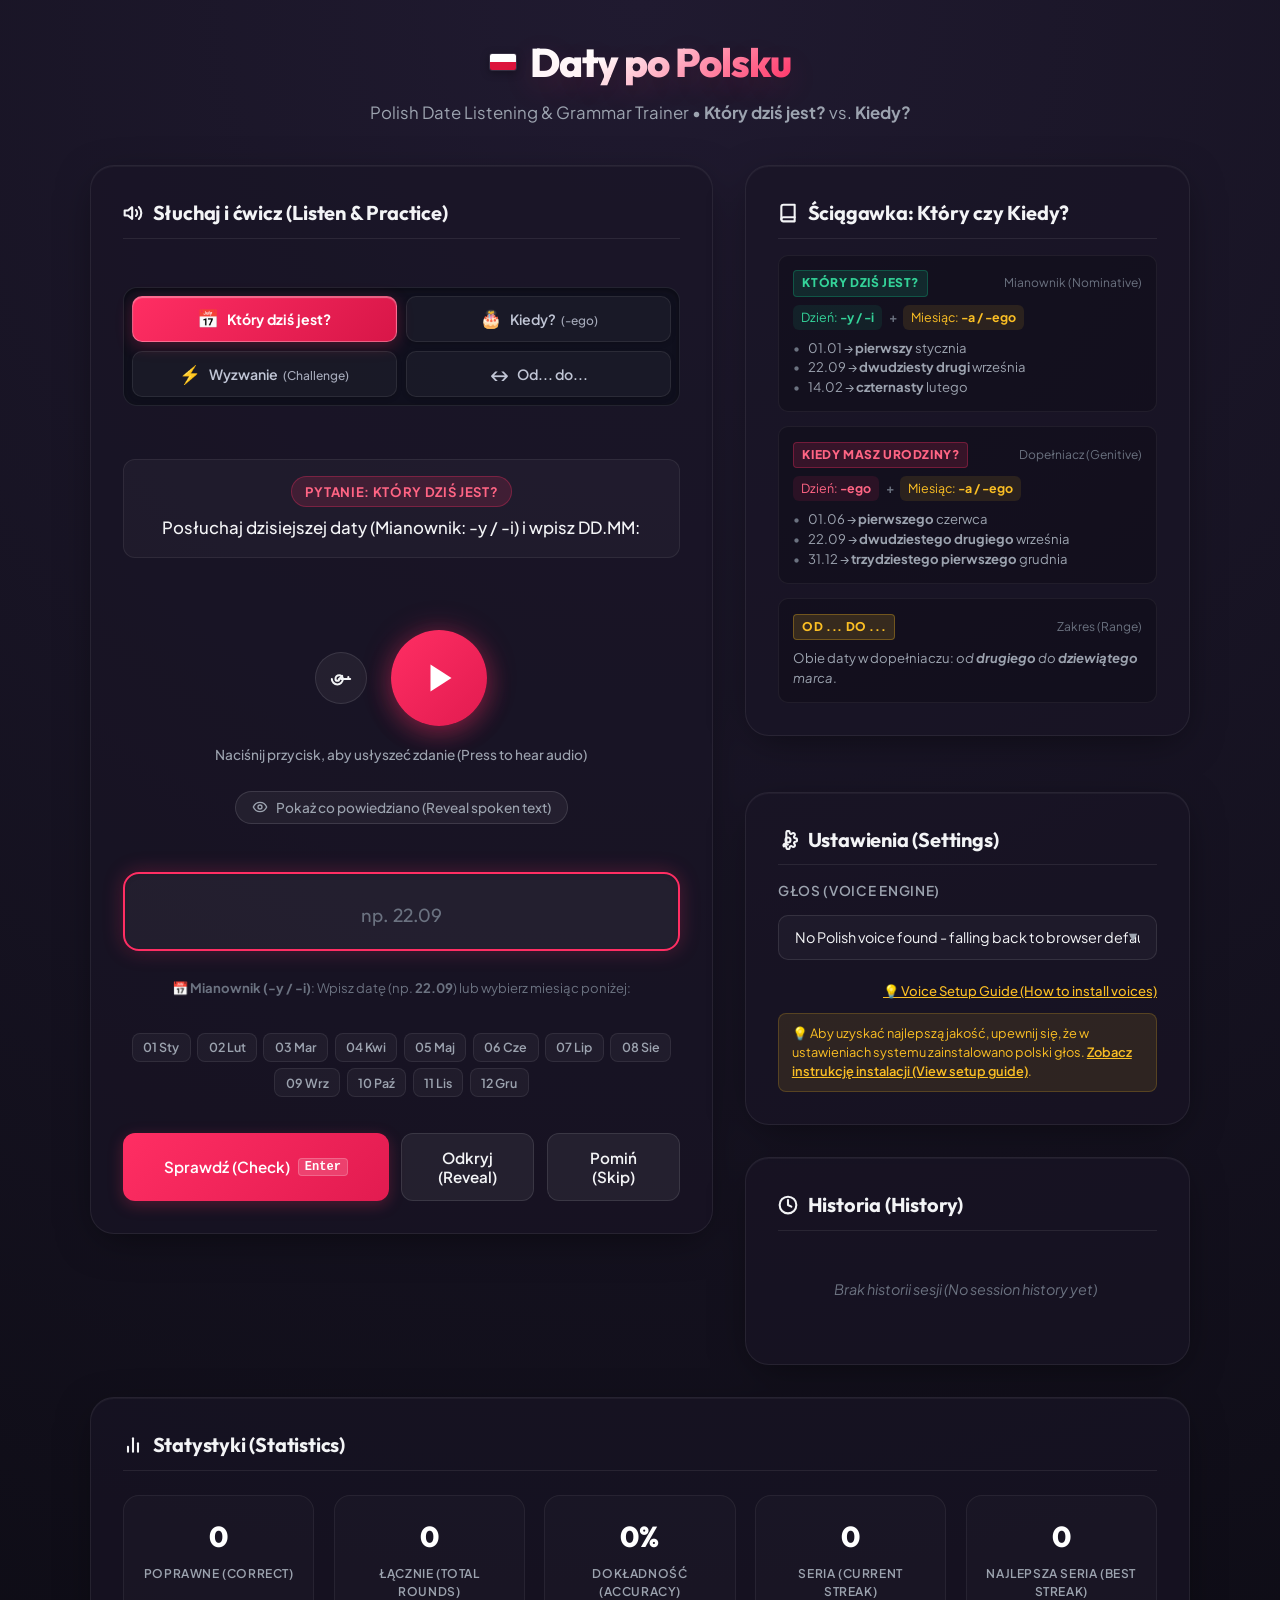
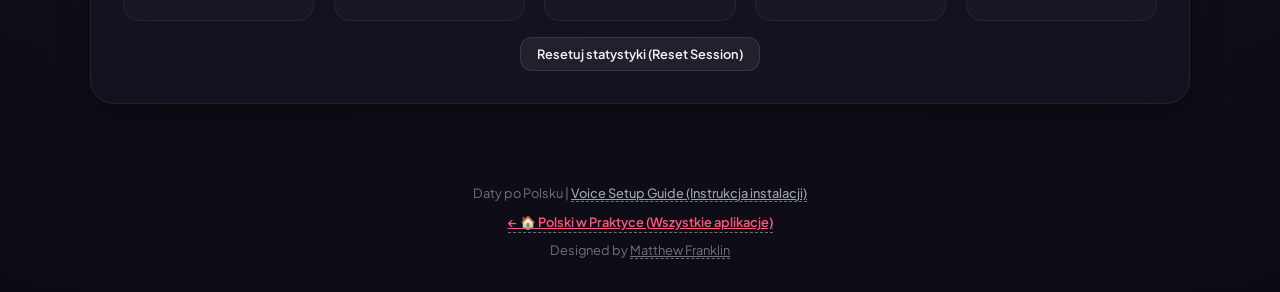
<file: index.html>
<!DOCTYPE html>
<html lang="pl" translate="no">
<head>
  <meta charset="UTF-8">
  <meta name="viewport" content="width=device-width, initial-scale=1.0">
  <meta name="google" content="notranslate">
  <meta name="google-site-verification" content="v5Ync3db5ME_PkkIbZeIAOeTJxsqjsdKLY2sR4P2wmw" />
  <meta name="msvalidate.01" content="9C61C7104EEFD86EE01BC7C913FAF955" />
  <title>Daty po Polsku | Polish Dates (Który vs Kiedy) Practice</title>
  <meta name="description" content="Master Polish calendar dates listening practice and grammatical declensions: Który dziś jest? vs Kiedy? (-y/-i vs -ego) and date ranges (od... do...).">
  <link rel="stylesheet" href="style.css?v=6">
  <link rel="icon" type="image/svg+xml" href="favicon.svg">

  <!-- GoatCounter analytics -->
  <script data-goatcounter="https://ippikin.goatcounter.com/count"
          async src="//gc.zgo.at/count.js"></script>

  <!-- Schema.org JSON-LD -->
  <script type="application/ld+json">
  {
    "@context": "https://schema.org",
    "@type": "WebApplication",
    "name": "Daty po Polsku - Polish Dates Practice",
    "url": "https://ippikin.github.io/polish-dates-practice/",
    "description": "Master Polish calendar dates listening practice and grammatical declensions: Który dziś jest? vs Kiedy? (-y/-i vs -ego) and date ranges (od... do...).",
    "applicationCategory": "EducationalApplication",
    "operatingSystem": "All",
    "browserRequirements": "Requires JavaScript and Web Speech API support",
    "author": {
      "@type": "Person",
      "name": "Matthew Franklin",
      "url": "https://www.linkedin.com/in/matthew-franklin-eu-uk/"
    },
    "inLanguage": ["pl", "en"],
    "offers": {
      "@type": "Offer",
      "price": "0",
      "priceCurrency": "USD"
    }
  }
  </script>
</head>
<body>
  <div class="container">
    <header>
      <div class="logo-wrapper">
        <div class="polish-flag-badge">
          <div class="flag-white"></div>
          <div class="flag-red"></div>
        </div>
        <h1>Daty po Polsku</h1>
      </div>
      <p>Polish Date Listening & Grammar Trainer • <strong>Który dziś jest?</strong> vs. <strong>Kiedy?</strong></p>
    </header>

    <main class="app-grid">
      <!-- Left Column: Interactive Practice -->
      <section class="glass-panel practice-card" id="practice-card-section">
        <div class="practice-header">
          <h2 class="panel-title">
            <svg width="20" height="20" viewBox="0 0 24 24" fill="none" stroke="currentColor" stroke-width="2.5" stroke-linecap="round" stroke-linejoin="round">
              <polygon points="11 5 6 9 2 9 2 15 6 15 11 19 11 5"></polygon>
              <path d="M19.07 4.93a10 10 0 0 1 0 14.14M15.54 8.46a5 5 0 0 1 0 7.07"></path>
            </svg>
            Słuchaj i ćwicz (Listen & Practice)
          </h2>
        </div>

        <!-- Mode Selector Tabs -->
        <div class="mode-tabs" role="tablist" aria-label="Wybierz tryb ćwiczeń (Select practice mode)">
          <button class="mode-tab active" data-mode="ktory" role="tab" aria-selected="true" title="Mianownik (-y / -i): Dziś jest...">
            <span class="mode-tab-icon">📅</span>
            <span class="mode-tab-label">Który dziś jest?</span>
          </button>
          <button class="mode-tab" data-mode="kiedy" role="tab" aria-selected="false" title="Dopełniacz (-ego): Urodziny mam...">
            <span class="mode-tab-icon">🎂</span>
            <span class="mode-tab-label">Kiedy? <span class="mode-tab-sub">(-ego)</span></span>
          </button>
          <button class="mode-tab" data-mode="challenge" role="tab" aria-selected="false" title="Grammar Challenge: Wybierz poprawną końcówkę">
            <span class="mode-tab-icon">⚡</span>
            <span class="mode-tab-label">Wyzwanie <span class="mode-tab-sub">(Challenge)</span></span>
          </button>
          <button class="mode-tab" data-mode="ranges" role="tab" aria-selected="false" title="Zakres dat: Od... do...">
            <span class="mode-tab-icon">↔️</span>
            <span class="mode-tab-label">Od... do...</span>
          </button>
        </div>

        <!-- Context & Question Banner -->
        <div class="context-banner" id="context-banner">
          <div class="context-badge" id="context-badge">Pytanie: Który dziś jest?</div>
          <div class="context-prompt" id="context-prompt">Posłuchaj daty i zapisz dzień oraz miesiąc (DD.MM)</div>
        </div>

        <div class="audio-section">
          <div class="audio-controls">
            <!-- Slow Speech Button -->
            <button class="play-slow-btn" id="play-slow-btn" title="Graj powoli (Play slow speed - 0.55x)">
              <svg xmlns="http://www.w3.org/2000/svg" width="22" height="22" viewBox="0 0 24 24" fill="none" stroke="currentColor" stroke-width="2.2" stroke-linecap="round" stroke-linejoin="round">
                <path d="M2 13a6 6 0 1 0 12 0 4 4 0 1 0-8 0 2 2 0 1 0 4 0" />
                <path d="m10 13 3.3-3.3" />
                <path d="M12 13h10" />
                <path d="M20 11v2" />
              </svg>
            </button>

            <!-- Main Play Button -->
            <button class="play-main-btn" id="play-btn" title="Graj (Play normal speed - 1.0x)">
              <svg viewBox="0 0 24 24">
                <polygon points="5,3 19,12 5,21"></polygon>
              </svg>
            </button>
          </div>
          <div class="audio-hint" id="audio-hint">Naciśnij przycisk, aby usłyszeć zdanie (Press to hear audio)</div>

          <!-- Transcript / Spoken Text Reveal Toggle -->
          <div class="transcript-wrapper">
            <button type="button" class="transcript-toggle-btn" id="transcript-toggle-btn" title="Pokaż lub ukryj co dokładnie powiedziano po polsku">
              <svg width="16" height="16" viewBox="0 0 24 24" fill="none" stroke="currentColor" stroke-width="2" stroke-linecap="round" stroke-linejoin="round">
                <path d="M2 12s3-7 10-7 10 7 10 7-3 7-10 7-10-7-10-7Z"/>
                <circle cx="12" cy="12" r="3"/>
              </svg>
              <span id="transcript-btn-label">Pokaż co powiedziano (Reveal spoken text)</span>
            </button>
            <div class="spoken-transcript-card hidden" id="spoken-transcript-card">
              <div class="spoken-transcript-label">🗣️ Wymówione zdanie (Spoken in Polish):</div>
              <div class="spoken-transcript-text" id="spoken-transcript-text"></div>
            </div>
          </div>
        </div>

        <!-- Input Form (Standard Date Input) -->
        <div class="input-form" id="standard-input-form">
          <div class="input-group">
            <input type="text" id="user-input" class="input-field" placeholder="DD.MM (np. 20.03)" autocomplete="off" required>
          </div>
          <div class="input-helper-text" id="input-helper-text">Wpisz datę w formacie dzień.miesiąc (np. <strong>15.05</strong>) lub wybierz poniżej:</div>
          
          <!-- Quick Month helper chips -->
          <div class="month-chips" id="month-chips">
            <button type="button" class="month-chip" data-month="01">01 Sty</button>
            <button type="button" class="month-chip" data-month="02">02 Lut</button>
            <button type="button" class="month-chip" data-month="03">03 Mar</button>
            <button type="button" class="month-chip" data-month="04">04 Kwi</button>
            <button type="button" class="month-chip" data-month="05">05 Maj</button>
            <button type="button" class="month-chip" data-month="06">06 Cze</button>
            <button type="button" class="month-chip" data-month="07">07 Lip</button>
            <button type="button" class="month-chip" data-month="08">08 Sie</button>
            <button type="button" class="month-chip" data-month="09">09 Wrz</button>
            <button type="button" class="month-chip" data-month="10">10 Paź</button>
            <button type="button" class="month-chip" data-month="11">11 Lis</button>
            <button type="button" class="month-chip" data-month="12">12 Gru</button>
          </div>

          <div class="form-buttons">
            <button class="btn btn-primary" id="check-btn">Sprawdź (Check) <span class="kbd">Enter</span></button>
            <button class="btn btn-secondary" id="reveal-btn" title="Odkryj odpowiedź (Reveal spelling and answer)">Odkryj (Reveal)</button>
            <button class="btn btn-secondary" id="skip-btn" title="Pomiń tę datę (Skip to next date)">Pomiń (Skip)</button>
          </div>
        </div>

        <!-- Grammar Choice Form (For Mode 3: Challenge) -->
        <div class="grammar-choice-form hidden" id="grammar-choice-form">
          <div class="grammar-sentence-box" id="grammar-sentence-box">
            <!-- Rendered by JS -->
          </div>
          <div class="grammar-choices-grid" id="grammar-choices-grid">
            <!-- Buttons injected by JS -->
          </div>
          <div class="form-buttons" style="margin-top: 1.2rem;">
            <button class="btn btn-secondary" id="challenge-reveal-btn">Odkryj (Reveal)</button>
            <button class="btn btn-secondary" id="challenge-skip-btn">Pomiń (Skip)</button>
          </div>
        </div>

        <!-- Feedback UI -->
        <div class="feedback hidden" id="feedback">
          <div class="feedback-header">
            <h3 id="feedback-title">Dobrze! (Correct!)</h3>
          </div>
          <div class="feedback-details" id="feedback-message">
            Data: <strong>01.06</strong>
          </div>
          <div class="feedback-spoken" id="feedback-spoken">
            🗣️ Co powiedziano (What was said): <span class="polish-spoken-sentence" id="feedback-spoken-text"></span>
          </div>
          <div class="feedback-spelling" id="feedback-spelling">
            Słownie (In words): <span class="polish-spelling-highlight">pierwszego czerwca</span>
          </div>
          <div class="grammar-rule-tip" id="grammar-rule-tip">
            💡 <strong>Reguła (Rule):</strong> W pytaniu <em>Kiedy?</em> dzień otrzymuje końcówkę <strong>-ego</strong>, a miesiąc dopełniacz <strong>-a / -ego</strong>.
          </div>
        </div>
      </section>

      <!-- Right Column: Settings & Grammar Cheat Sheet -->
      <div class="config-card">
        <!-- Grammar Cheat Sheet Card -->
        <section class="glass-panel cheat-sheet-card">
          <h2 class="panel-title">
            <svg width="20" height="20" viewBox="0 0 24 24" fill="none" stroke="currentColor" stroke-width="2.5" stroke-linecap="round" stroke-linejoin="round">
              <path d="M4 19.5A2.5 2.5 0 0 1 6.5 17H20"></path>
              <path d="M6.5 2H20v20H6.5A2.5 2.5 0 0 1 4 19.5v-15A2.5 2.5 0 0 1 6.5 2z"></path>
            </svg>
            Ściągawka: Który czy Kiedy?
          </h2>

          <div class="cheat-sheet-content">
            <div class="rule-box rule-ktory">
              <div class="rule-header">
                <span class="rule-tag tag-ktory">KTÓRY DZIŚ JEST?</span>
                <span class="rule-sub">Mianownik (Nominative)</span>
              </div>
              <div class="rule-formula">
                <span class="badge-formula nom-badge">Dzień: <strong>-y / -i</strong></span>
                <span class="formula-plus">+</span>
                <span class="badge-formula month-badge">Miesiąc: <strong>-a / -ego</strong></span>
              </div>
              <ul class="rule-examples">
                <li>01.01 → <strong>pierwszy</strong> stycznia</li>
                <li>22.09 → <strong>dwudziesty drugi</strong> września</li>
                <li>14.02 → <strong>czternasty</strong> lutego</li>
              </ul>
            </div>

            <div class="rule-box rule-kiedy">
              <div class="rule-header">
                <span class="rule-tag tag-kiedy">KIEDY MASZ URODZINY?</span>
                <span class="rule-sub">Dopełniacz (Genitive)</span>
              </div>
              <div class="rule-formula">
                <span class="badge-formula gen-badge">Dzień: <strong>-ego</strong></span>
                <span class="formula-plus">+</span>
                <span class="badge-formula month-badge">Miesiąc: <strong>-a / -ego</strong></span>
              </div>
              <ul class="rule-examples">
                <li>01.06 → <strong>pierwszego</strong> czerwca</li>
                <li>22.09 → <strong>dwudziestego drugiego</strong> września</li>
                <li>31.12 → <strong>trzydziestego pierwszego</strong> grudnia</li>
              </ul>
            </div>

            <div class="rule-box rule-od-do">
              <div class="rule-header">
                <span class="rule-tag tag-od-do">OD ... DO ...</span>
                <span class="rule-sub">Zakres (Range)</span>
              </div>
              <p class="rule-text">Obie daty w dopełniaczu: <em>od <strong>drugiego</strong> do <strong>dziewiątego</strong> marca</em>.</p>
            </div>
          </div>
        </section>

        <!-- Settings Panel -->
        <section class="glass-panel">
          <h2 class="panel-title">
            <svg width="20" height="20" viewBox="0 0 24 24" fill="none" stroke="currentColor" stroke-width="2.5" stroke-linecap="round" stroke-linejoin="round">
              <circle cx="12" cy="12" r="3"></circle>
              <path d="M19.4 15a1.65 1.65 0 0 0 .33 1.82l.06.06a2 2 0 1 1-2.83 2.83l-.06-.06a1.65 1.65 0 0 0-1.82-.33 1.65 1.65 0 0 0-1 1.51V21a2 2 0 0 1-4 0v-.09A1.65 1.65 0 0 0 9 19.4a1.65 1.65 0 0 0-1.82.33l-.06.06a2 2 0 1 1 2.83-2.83l.06.06a1.65 1.65 0 0 0 1.82.33H9a1.65 1.65 0 0 0 1-1.51V3a2 2 0 0 1 4 0v.09a1.65 1.65 0 0 0 1 1.51 1.65 1.65 0 0 0 1.82-.33l.06-.06a2 2 0 1 1 2.83 2.83l-.06.06a1.65 1.65 0 0 0-.33 1.82V9a1.65 1.65 0 0 0 1.51 1H21a2 2 0 0 1 0 4h-.09a1.65 1.65 0 0 0-1.51 1z"></path>
            </svg>
            Ustawienia (Settings)
          </h2>

          <div class="section-group">
            <label for="voice-select">Głos (Voice Engine)</label>
            <div class="select-wrapper">
              <select id="voice-select" class="custom-select">
                <option value="">Wyszukiwanie głosów... (Loading voices...)</option>
              </select>
            </div>
            <div style="margin-top: 0.5rem; display: flex; justify-content: flex-end;">
              <a href="instructions.html" style="font-size: 0.82rem; color: #fbbf24; text-decoration: underline; font-weight: 500;">
                💡 Voice Setup Guide (How to install voices)
              </a>
            </div>
            <div class="voice-warning" id="voice-warning">
              💡 Aby uzyskać najlepszą jakość, upewnij się, że w ustawieniach systemu zainstalowano polski głos. <a href="instructions.html" style="color: #fbbf24; text-decoration: underline; font-weight: 600;">Zobacz instrukcję instalacji (View setup guide)</a>.
            </div>
          </div>
        </section>

        <!-- History Panel -->
        <section class="glass-panel history-card">
          <h2 class="panel-title">
            <svg width="20" height="20" viewBox="0 0 24 24" fill="none" stroke="currentColor" stroke-width="2.5" stroke-linecap="round" stroke-linejoin="round">
              <circle cx="12" cy="12" r="10"></circle>
              <polyline points="12 6 12 12 16 14"></polyline>
            </svg>
            Historia (History)
          </h2>
          <ul class="history-list" id="history-list">
            <li class="history-empty">Brak historii sesji (No session history yet)</li>
          </ul>
        </section>
      </div>

      <!-- Statistics Panel (Full Width Bottom) -->
      <section class="glass-panel stats-container">
        <h2 class="panel-title" style="margin-bottom: 1.5rem;">
          <svg width="20" height="20" viewBox="0 0 24 24" fill="none" stroke="currentColor" stroke-width="2.5" stroke-linecap="round" stroke-linejoin="round">
            <line x1="18" y1="20" x2="18" y2="10"></line>
            <line x1="12" y1="20" x2="12" y2="4"></line>
            <line x1="6" y1="20" x2="6" y2="14"></line>
          </svg>
          Statystyki (Statistics)
        </h2>
        <div class="stats-grid">
          <div class="stat-card">
            <div class="stat-val" id="stats-correct">0</div>
            <div class="stat-label">Poprawne (Correct)</div>
          </div>
          <div class="stat-card">
            <div class="stat-val" id="stats-total">0</div>
            <div class="stat-label">Łącznie (Total Rounds)</div>
          </div>
          <div class="stat-card">
            <div class="stat-val" id="stats-accuracy">0%</div>
            <div class="stat-label">Dokładność (Accuracy)</div>
          </div>
          <div class="stat-card">
            <div class="stat-val" id="stats-streak">0</div>
            <div class="stat-label">Seria (Current Streak)</div>
          </div>
          <div class="stat-card">
            <div class="stat-val" id="stats-max-streak">0</div>
            <div class="stat-label">Najlepsza seria (Best Streak)</div>
          </div>
        </div>
        <div style="display: flex; justify-content: center;">
          <button class="btn btn-secondary reset-stats-btn" id="reset-stats-btn">Resetuj statystyki (Reset Session)</button>
        </div>
      </section>
    </main>

    <footer>
      <p>Daty po Polsku | <a href="instructions.html" style="color: var(--text-secondary); text-decoration: underline; font-weight: 500;">Voice Setup Guide (Instrukcja instalacji)</a></p>
      <p style="margin-top: 0.6rem;">
        <a href="https://ippikin.github.io/" style="color: var(--accent-red-hover); text-decoration: underline; font-weight: 600; display: inline-flex; align-items: center; gap: 6px;">
          ← 🏠 Polski w Praktyce (Wszystkie aplikacje)
        </a>
      </p>
      <p style="margin-top: 0.5rem;">Designed by <a href="https://www.linkedin.com/in/matthew-franklin-eu-uk/" target="_blank" rel="noopener noreferrer" style="color: inherit; text-decoration: underline;">Matthew Franklin</a></p>
    </footer>
  </div>

  <script src="app.js?v=6"></script>
</body>
</html>
</file>
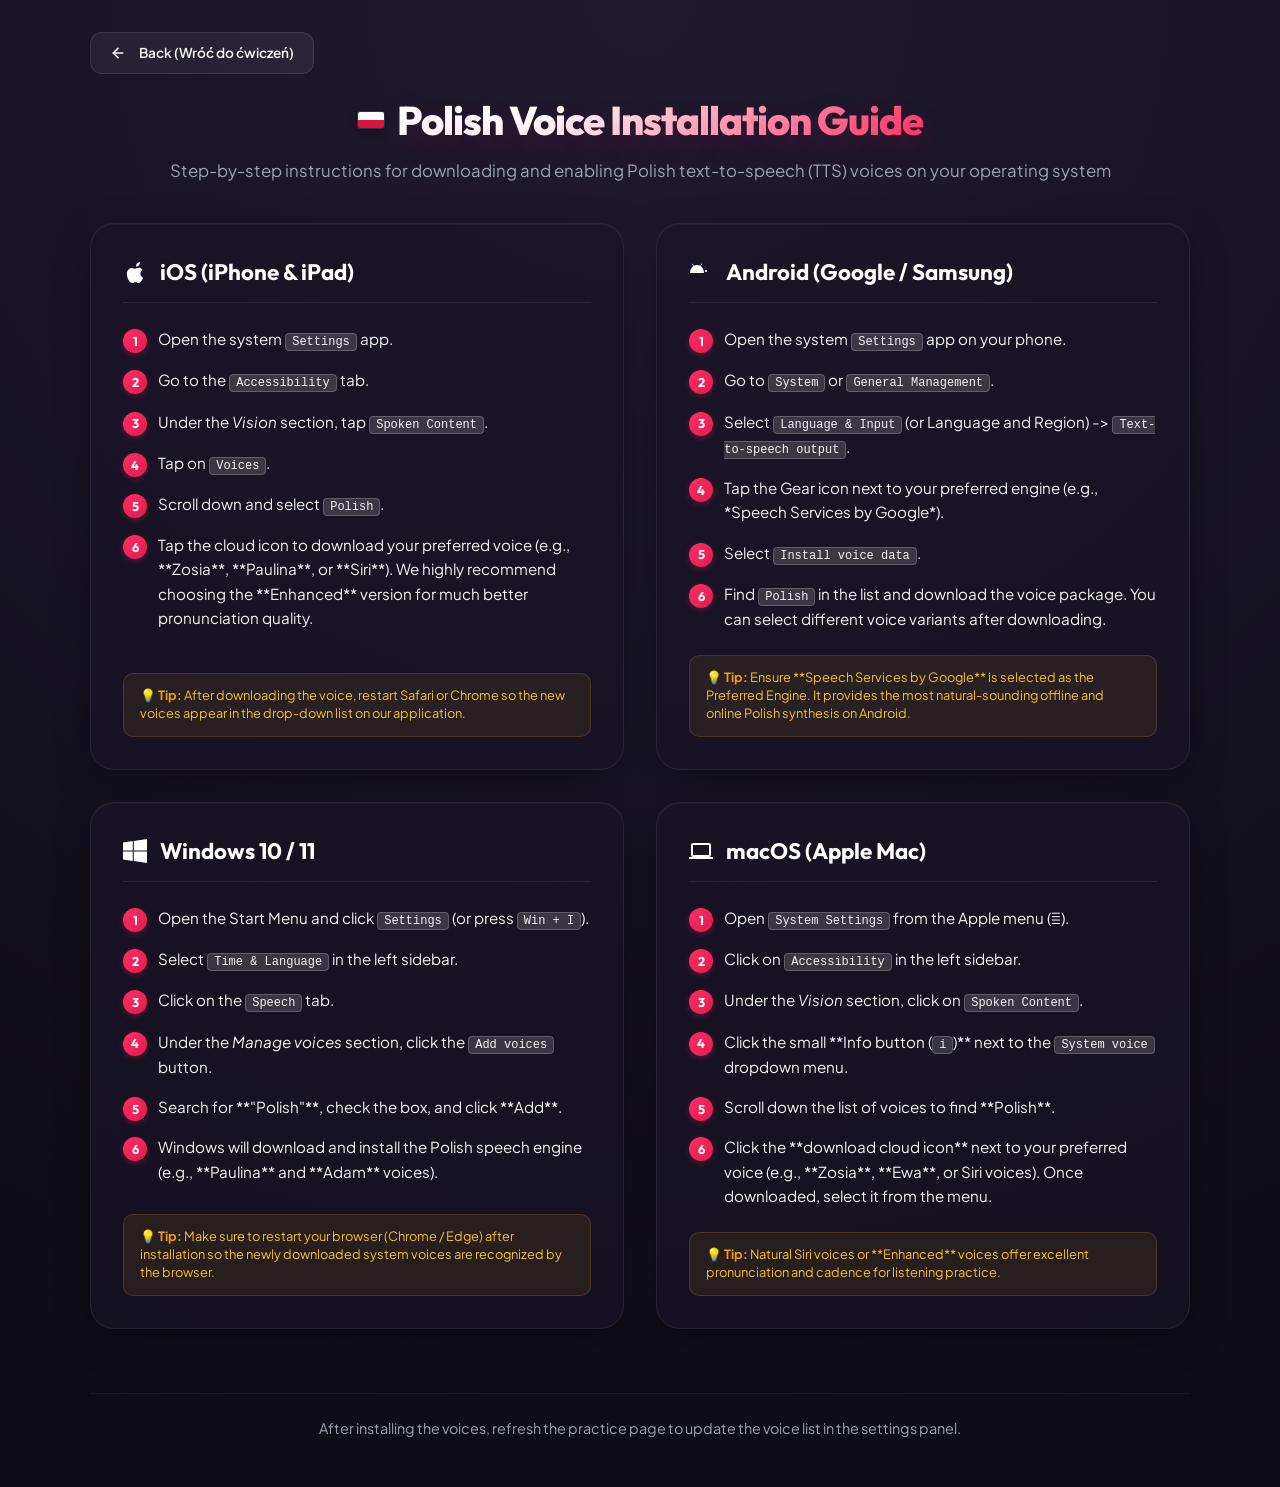
<file: instructions.html>
<!DOCTYPE html>
<html lang="en" translate="no">
<head>
  <meta charset="UTF-8">
  <meta name="viewport" content="width=device-width, initial-scale=1.0">
  <meta name="google" content="notranslate">
  <meta name="msvalidate.01" content="9C61C7104EEFD86EE01BC7C913FAF955" />
  <title>Polish Voice Installation Guide | Daty po Polsku</title>
  <meta name="description" content="Step-by-step guide on how to download and install Polish text-to-speech (TTS) voices on Android, iOS, Windows, and macOS.">
  <link rel="stylesheet" href="style.css">
  <link rel="icon" type="image/svg+xml" href="favicon.svg">
  <style>
    /* Specific styles for the instructions page */
    .back-btn-container {
      margin-bottom: 1rem;
      animation: fadeInDown 0.8s ease-out;
    }
    
    .instructions-grid {
      display: grid;
      grid-template-columns: repeat(auto-fit, minmax(450px, 1fr));
      gap: 2rem;
      animation: fadeInUp 0.8s ease-out 0.2s both;
    }
    
    @media (max-width: 960px) {
      .instructions-grid {
        grid-template-columns: 1fr;
      }
    }
    
    .os-card {
      display: flex;
      flex-direction: column;
      gap: 1.5rem;
      height: 100%;
    }
    
    .os-header {
      display: flex;
      align-items: center;
      gap: 0.8rem;
      font-size: 1.4rem;
      font-family: var(--font-display);
      font-weight: 700;
      color: #ffffff;
      border-bottom: 1px solid rgba(255, 255, 255, 0.08);
      padding-bottom: 0.8rem;
    }
    
    .os-icon {
      width: 24px;
      height: 24px;
      fill: currentColor;
    }
    
    .steps-list {
      list-style-type: none;
      display: flex;
      flex-direction: column;
      gap: 1rem;
      padding-left: 0;
      flex-grow: 1;
    }
    
    .steps-list li {
      position: relative;
      padding-left: 2.2rem;
      font-size: 0.95rem;
      line-height: 1.6;
      color: var(--text-primary);
    }
    
    .steps-list li::before {
      content: attr(data-step);
      position: absolute;
      left: 0;
      top: 2px;
      width: 24px;
      height: 24px;
      background: linear-gradient(135deg, var(--accent-red) 0%, #e21b50 100%);
      color: #ffffff;
      font-family: var(--font-display);
      font-weight: 700;
      font-size: 0.8rem;
      border-radius: 50%;
      display: flex;
      align-items: center;
      justify-content: center;
      box-shadow: 0 2px 6px var(--accent-red-glow);
    }
    
    .os-tip {
      font-size: 0.8rem;
      color: #fbbf24;
      background: rgba(251, 191, 36, 0.08);
      padding: 0.8rem 1rem;
      border-radius: 10px;
      border: 1px solid rgba(251, 191, 36, 0.15);
      margin-top: auto;
      line-height: 1.4;
    }
    
    .os-tip strong {
      color: #f59e0b;
    }
    
    .instructions-footer {
      text-align: center;
      margin-top: 2rem;
      padding: 1.5rem;
      border-top: 1px solid rgba(255, 255, 255, 0.05);
    }
    
    .instructions-footer p {
      color: var(--text-secondary);
      font-size: 0.9rem;
    }
  </style>

  <!-- GoatCounter analytics -->
  <script data-goatcounter="https://ippikin.goatcounter.com/count"
          async src="//gc.zgo.at/count.js"></script>
</head>
<body>
  <div class="container">
    <header>
      <div class="back-btn-container" style="display: flex; justify-content: flex-start;">
        <a href="index.html" class="btn btn-secondary" style="font-size: 0.85rem; padding: 0.6rem 1.2rem;">
          <svg width="16" height="16" viewBox="0 0 24 24" fill="none" stroke="currentColor" stroke-width="2.5" stroke-linecap="round" stroke-linejoin="round" style="margin-right: 0.3rem;">
            <line x1="19" y1="12" x2="5" y2="12"></line>
            <polyline points="12 19 5 12 12 5"></polyline>
          </svg>
          Back (Wróć do ćwiczeń)
        </a>
      </div>
      
      <div class="logo-wrapper">
        <div class="polish-flag-badge">
          <div class="flag-white"></div>
          <div class="flag-red"></div>
        </div>
        <h1>Polish Voice Installation Guide</h1>
      </div>
      <p>Step-by-step instructions for downloading and enabling Polish text-to-speech (TTS) voices on your operating system</p>
    </header>

    <main class="instructions-grid">
      <!-- iOS Section -->
      <section class="glass-panel os-card">
        <h2 class="os-header">
          <!-- Apple Icon -->
          <svg class="os-icon" viewBox="0 0 24 24">
            <path fill="currentColor" d="M18.71 19.5C17.88 20.74 17 21.95 15.66 21.97C14.32 22 13.89 21.18 12.37 21.18C10.84 21.18 10.37 21.95 9.1 22C7.79 22.05 6.8 20.68 5.96 19.47C4.25 17 2.94 12.45 4.7 9.39C5.57 7.87 7.13 6.91 8.82 6.88C10.1 6.86 11.32 7.75 12.11 7.75C12.89 7.75 14.37 6.68 15.92 6.84C16.57 6.87 18.39 7.1 19.56 8.82C19.47 8.88 17.39 10.1 17.41 12.63C17.44 15.65 20.06 16.66 20.1 16.67C20.08 16.74 19.67 18.11 18.71 19.5M15.97 4.17C16.63 3.37 17.07 2.28 16.95 1C15.96 1.04 14.76 1.66 14.05 2.5C13.45 3.19 12.92 4.3 13.08 5.56C14.18 5.65 15.3 4.98 15.97 4.17Z"/>
          </svg>
          iOS (iPhone & iPad)
        </h2>
        
        <ul class="steps-list">
          <li data-step="1">Open the system <span class="kbd">Settings</span> app.</li>
          <li data-step="2">Go to the <span class="kbd">Accessibility</span> tab.</li>
          <li data-step="3">Under the <i>Vision</i> section, tap <span class="kbd">Spoken Content</span>.</li>
          <li data-step="4">Tap on <span class="kbd">Voices</span>.</li>
          <li data-step="5">Scroll down and select <span class="kbd">Polish</span>.</li>
          <li data-step="6">Tap the cloud icon to download your preferred voice (e.g., **Zosia**, **Paulina**, or **Siri**). We highly recommend choosing the **Enhanced** version for much better pronunciation quality.</li>
        </ul>
        
        <div class="os-tip">
          💡 <strong>Tip:</strong> After downloading the voice, restart Safari or Chrome so the new voices appear in the drop-down list on our application.
        </div>
      </section>

      <!-- Android Section -->
      <section class="glass-panel os-card">
        <h2 class="os-header">
          <!-- Android Icon -->
          <svg class="os-icon" viewBox="0 0 24 24">
            <path fill="currentColor" d="M7 11c.55 0 1-.45 1-1s-.45-1-1-1-1 .45-1 1 .45 1 1 1zm10 0c.55 0 1-.45 1-1s-.45-1-1-1-1 .45-1 1 .45 1 1 1zm-5.17-5.91l1.17-2.03c.09-.15.04-.34-.1-.43-.15-.09-.34-.04-.43.1l-1.19 2.06C10.23 4.3 9.17 4 8 4s-2.23.3-3.28.84L3.53 2.78c-.09-.15-.28-.2-.43-.1-.15.09-.2.28-.1.43l1.17 2.03C2.17 6.82 1 9.27 1 12h14c0-2.73-1.17-5.18-3.17-6.91z"/>
          </svg>
          Android (Google / Samsung)
        </h2>
        
        <ul class="steps-list">
          <li data-step="1">Open the system <span class="kbd">Settings</span> app on your phone.</li>
          <li data-step="2">Go to <span class="kbd">System</span> or <span class="kbd">General Management</span>.</li>
          <li data-step="3">Select <span class="kbd">Language & Input</span> (or Language and Region) -> <span class="kbd">Text-to-speech output</span>.</li>
          <li data-step="4">Tap the Gear icon next to your preferred engine (e.g., *Speech Services by Google*).</li>
          <li data-step="5">Select <span class="kbd">Install voice data</span>.</li>
          <li data-step="6">Find <span class="kbd">Polish</span> in the list and download the voice package. You can select different voice variants after downloading.</li>
        </ul>
        
        <div class="os-tip">
          💡 <strong>Tip:</strong> Ensure **Speech Services by Google** is selected as the Preferred Engine. It provides the most natural-sounding offline and online Polish synthesis on Android.
        </div>
      </section>

      <!-- Windows Section -->
      <section class="glass-panel os-card">
        <h2 class="os-header">
          <!-- Windows Icon -->
          <svg class="os-icon" viewBox="0 0 24 24">
            <path fill="currentColor" d="M0 3.449L9.75 2.1v9.45H0V3.449zM0 12.45h9.75v9.45L0 20.551v-8.1zM10.8 1.95L24 0v11.55H10.8V1.95zM10.8 12.45H24v11.55l-13.2-1.95v-9.6z"/>
          </svg>
          Windows 10 / 11
        </h2>
        
        <ul class="steps-list">
          <li data-step="1">Open the Start Menu and click <span class="kbd">Settings</span> (or press <span class="kbd">Win + I</span>).</li>
          <li data-step="2">Select <span class="kbd">Time & Language</span> in the left sidebar.</li>
          <li data-step="3">Click on the <span class="kbd">Speech</span> tab.</li>
          <li data-step="4">Under the <i>Manage voices</i> section, click the <span class="kbd">Add voices</span> button.</li>
          <li data-step="5">Search for **"Polish"**, check the box, and click **Add**.</li>
          <li data-step="6">Windows will download and install the Polish speech engine (e.g., **Paulina** and **Adam** voices).</li>
        </ul>
        
        <div class="os-tip">
          💡 <strong>Tip:</strong> Make sure to restart your browser (Chrome / Edge) after installation so the newly downloaded system voices are recognized by the browser.
        </div>
      </section>

      <!-- macOS Section -->
      <section class="glass-panel os-card">
        <h2 class="os-header">
          <!-- macOS Icon -->
          <svg class="os-icon" viewBox="0 0 24 24">
            <path fill="currentColor" d="M20 18c1.1 0 2-.9 2-2V6c0-1.1-.9-2-2-2H4c-1.1 0-2 .9-2 2v10c0 1.1.9 2 2 2H0v2h24v-2h-4zM4 6h16v10H4V6z"/>
          </svg>
          macOS (Apple Mac)
        </h2>
        
        <ul class="steps-list">
          <li data-step="1">Open <span class="kbd">System Settings</span> from the Apple menu ().</li>
          <li data-step="2">Click on <span class="kbd">Accessibility</span> in the left sidebar.</li>
          <li data-step="3">Under the <i>Vision</i> section, click on <span class="kbd">Spoken Content</span>.</li>
          <li data-step="4">Click the small **Info button (<span class="kbd">i</span>)** next to the <span class="kbd">System voice</span> dropdown menu.</li>
          <li data-step="5">Scroll down the list of voices to find **Polish**.</li>
          <li data-step="6">Click the **download cloud icon** next to your preferred voice (e.g., **Zosia**, **Ewa**, or Siri voices). Once downloaded, select it from the menu.</li>
        </ul>
        
        <div class="os-tip">
          💡 <strong>Tip:</strong> Natural Siri voices or **Enhanced** voices offer excellent pronunciation and cadence for listening practice.
        </div>
      </section>
    </main>

    <div class="instructions-footer">
      <p>After installing the voices, refresh the practice page to update the voice list in the settings panel.</p>
    </div>
  </div>
</body>
</html>
</file>
<file: style.css>
/* 
   Polish Number Listening Practice - Styling
   Dark Glassmorphism Theme with Polish Flag Crimson/White Accents
*/

@import url('https://fonts.googleapis.com/css2?family=Outfit:wght@300;400;500;600;700;800&family=Plus+Jakarta+Sans:wght@300;400;500;600;700&display=swap');

:root {
  --bg-gradient: radial-gradient(circle at 50% 0%, #201a30 0%, #0c0b13 100%);
  --panel-bg: rgba(25, 21, 38, 0.65);
  --panel-border: rgba(255, 255, 255, 0.07);
  --panel-glow: 0 10px 40px -10px rgba(0, 0, 0, 0.5);
  
  --accent-red: #ff2e63;
  --accent-red-glow: rgba(255, 46, 99, 0.25);
  --accent-red-hover: #ff5782;
  
  --accent-white: #ffffff;
  --accent-white-glow: rgba(255, 255, 255, 0.15);
  
  --text-primary: #f3f4f6;
  --text-secondary: #9ca3af;
  --text-muted: #6b7280;
  
  --color-success: #10b981;
  --color-success-glow: rgba(16, 185, 129, 0.15);
  --color-danger: #ef4444;
  --color-danger-glow: rgba(239, 68, 68, 0.15);
  
  --font-display: 'Outfit', sans-serif;
  --font-sans: 'Plus Jakarta Sans', sans-serif;
  
  --transition-smooth: all 0.3s cubic-bezier(0.4, 0, 0.2, 1);
  --transition-bounce: all 0.4s cubic-bezier(0.175, 0.885, 0.32, 1.275);
}

* {
  box-sizing: border-box;
  margin: 0;
  padding: 0;
}

.hidden {
  display: none !important;
}

body {
  font-family: var(--font-sans);
  background: var(--bg-gradient);
  color: var(--text-primary);
  min-height: 100vh;
  display: flex;
  flex-direction: column;
  align-items: center;
  padding: 2rem 1rem;
  overflow-x: hidden;
  line-height: 1.5;
}

.container {
  width: 100%;
  max-width: 1100px;
  margin: 0 auto;
  display: flex;
  flex-direction: column;
  gap: 2rem;
}

/* Header Styling */
header {
  text-align: center;
  margin-bottom: 0.5rem;
  animation: fadeInDown 0.8s ease-out;
}

.logo-wrapper {
  display: flex;
  align-items: center;
  justify-content: center;
  gap: 0.8rem;
  margin-bottom: 0.5rem;
}

.polish-flag-badge {
  display: inline-flex;
  flex-direction: column;
  width: 28px;
  height: 18px;
  border-radius: 3px;
  overflow: hidden;
  box-shadow: 0 2px 8px rgba(0, 0, 0, 0.3);
  border: 1px solid rgba(255, 255, 255, 0.1);
}

.flag-white {
  background: #ffffff;
  flex: 1;
}

.flag-red {
  background: #dc143c;
  flex: 1;
}

h1 {
  font-family: var(--font-display);
  font-weight: 800;
  font-size: 2.5rem;
  letter-spacing: -0.025em;
  background: linear-gradient(135deg, var(--accent-white) 30%, var(--accent-red) 100%);
  -webkit-background-clip: text;
  -webkit-text-fill-color: transparent;
  text-shadow: 0 10px 30px rgba(255, 46, 99, 0.15);
}

header p {
  color: var(--text-secondary);
  font-size: 1.05rem;
  font-weight: 400;
}

/* Main Grid Layout */
.app-grid {
  display: grid;
  grid-template-columns: 1.4fr 1fr;
  gap: 2rem;
  align-items: start;
  animation: fadeInUp 0.8s ease-out 0.2s both;
}

@media (max-width: 900px) {
  .app-grid {
    grid-template-columns: 1fr;
  }
}

/* Glassmorphic Panel Base */
.glass-panel {
  background: var(--panel-bg);
  backdrop-filter: blur(16px);
  -webkit-backdrop-filter: blur(16px);
  border: 1px solid var(--panel-border);
  border-radius: 24px;
  padding: 2rem;
  box-shadow: var(--panel-glow), inset 0 1px 1px rgba(255, 255, 255, 0.05);
  transition: var(--transition-smooth);
}

.glass-panel:hover {
  border-color: rgba(255, 255, 255, 0.12);
  box-shadow: 0 15px 50px -10px rgba(0, 0, 0, 0.6), 0 0 30px rgba(255, 46, 99, 0.03);
}

@media (max-width: 600px) {
  .glass-panel {
    padding: 1.35rem 1rem;
    border-radius: 18px;
  }
}

/* Main Practice Card */
.practice-card {
  display: flex;
  flex-direction: column;
  gap: 2rem;
  position: relative;
  overflow: hidden;
}

/* Audio Player Section */
.audio-section {
  display: flex;
  flex-direction: column;
  align-items: center;
  gap: 1.2rem;
  padding: 1rem 0;
}

.audio-controls {
  display: flex;
  gap: 1.5rem;
  align-items: center;
}

.play-main-btn {
  width: 96px;
  height: 96px;
  border-radius: 50%;
  background: linear-gradient(135deg, var(--accent-red) 0%, #e21b50 100%);
  border: none;
  cursor: pointer;
  display: flex;
  align-items: center;
  justify-content: center;
  box-shadow: 0 0 30px var(--accent-red-glow), 0 8px 24px rgba(255, 46, 99, 0.3);
  transition: var(--transition-bounce);
  outline: none;
  position: relative;
}

.play-main-btn::after {
  content: '';
  position: absolute;
  top: -6px;
  left: -6px;
  right: -6px;
  bottom: -6px;
  border-radius: 50%;
  border: 2px solid var(--accent-red);
  opacity: 0;
  transition: var(--transition-smooth);
}

.play-main-btn:hover {
  transform: scale(1.08);
  box-shadow: 0 0 45px rgba(255, 46, 99, 0.5), 0 10px 28px rgba(255, 46, 99, 0.4);
}

.play-main-btn:hover::after {
  opacity: 0.4;
  transform: scale(1.05);
}

.play-main-btn:active {
  transform: scale(0.95);
}

.play-main-btn svg {
  width: 36px;
  height: 36px;
  fill: #ffffff;
  margin-left: 4px; /* offset play icon visually */
  transition: var(--transition-smooth);
}

.play-main-btn.playing {
  animation: pulse 1.2s infinite;
  background: linear-gradient(135deg, #10b981 0%, #059669 100%);
  box-shadow: 0 0 30px rgba(16, 185, 129, 0.4);
}

.play-main-btn.playing svg {
  margin-left: 0;
  transform: scale(1.1);
}

.play-slow-btn {
  background: rgba(255, 255, 255, 0.05);
  border: 1px solid rgba(255, 255, 255, 0.1);
  color: var(--text-primary);
  width: 52px;
  height: 52px;
  border-radius: 50%;
  cursor: pointer;
  display: flex;
  align-items: center;
  justify-content: center;
  transition: var(--transition-smooth);
}

.play-slow-btn:hover {
  background: rgba(255, 255, 255, 0.12);
  border-color: rgba(255, 255, 255, 0.2);
  transform: scale(1.05);
}

.play-slow-btn.playing {
  background: var(--color-success-glow);
  color: var(--color-success);
  border-color: var(--color-success);
}

.audio-hint {
  font-size: 0.85rem;
  color: var(--text-secondary);
  font-weight: 500;
  display: flex;
  align-items: center;
  gap: 0.4rem;
}

/* Transcript Toggle & Spoken Reveal Card */
.transcript-wrapper {
  display: flex;
  flex-direction: column;
  align-items: center;
  gap: 0.6rem;
  margin-top: 0.4rem;
  width: 100%;
}

.transcript-toggle-btn {
  background: rgba(255, 255, 255, 0.05);
  border: 1px solid rgba(255, 255, 255, 0.12);
  color: var(--text-secondary);
  font-family: var(--font-sans);
  font-size: 0.85rem;
  font-weight: 500;
  padding: 0.45rem 1rem;
  border-radius: 20px;
  cursor: pointer;
  display: inline-flex;
  align-items: center;
  gap: 0.5rem;
  transition: var(--transition-smooth);
}

.transcript-toggle-btn:hover {
  background: rgba(255, 255, 255, 0.1);
  color: var(--text-primary);
  border-color: rgba(255, 255, 255, 0.22);
}

.transcript-toggle-btn.active {
  background: rgba(255, 46, 99, 0.15);
  border-color: var(--accent-red);
  color: #ff9bbb;
}

.spoken-transcript-card {
  width: 100%;
  background: rgba(0, 0, 0, 0.35);
  border: 1px solid rgba(255, 255, 255, 0.08);
  border-left: 3px solid var(--accent-red);
  border-radius: 10px;
  padding: 0.85rem 1.1rem;
  text-align: left;
  box-shadow: 0 4px 15px rgba(0, 0, 0, 0.2);
  animation: fadeInDown 0.3s ease-out;
}

.spoken-transcript-card.hidden {
  display: none !important;
}

.spoken-transcript-label {
  font-size: 0.75rem;
  font-weight: 700;
  text-transform: uppercase;
  letter-spacing: 0.05em;
  color: var(--text-secondary);
  margin-bottom: 0.35rem;
}

.spoken-transcript-text {
  font-size: 1.1rem;
  font-weight: 600;
  color: var(--text-primary);
  line-height: 1.45;
}

/* Practice Input Form */
.input-form {
  display: flex;
  flex-direction: column;
  gap: 1.2rem;
  width: 100%;
}

.input-group {
  position: relative;
  display: flex;
  align-items: center;
  border-radius: 16px;
  background: rgba(255, 255, 255, 0.03);
  border: 2px solid rgba(255, 255, 255, 0.08);
  transition: var(--transition-smooth);
  box-shadow: inset 0 2px 4px rgba(0, 0, 0, 0.2);
}

.input-group:focus-within {
  border-color: var(--accent-red);
  box-shadow: 0 0 20px var(--accent-red-glow), inset 0 2px 4px rgba(0, 0, 0, 0.1);
  background: rgba(255, 255, 255, 0.05);
}

.input-field {
  width: 100%;
  background: transparent;
  border: none;
  outline: none;
  color: #ffffff;
  font-family: var(--font-display);
  font-size: 1.8rem;
  font-weight: 700;
  padding: 1.2rem 1.5rem;
  text-align: center;
  letter-spacing: 2px;
}

.input-field::placeholder {
  color: var(--text-muted);
  font-size: 1.2rem;
  font-weight: 400;
  letter-spacing: 0;
}

/* Chrome/Safari spin button removal */
.input-field::-webkit-outer-spin-button,
.input-field::-webkit-inner-spin-button {
  -webkit-appearance: none;
  margin: 0;
}

/* Firefox spin button removal */
.input-field[type=number] {
  -moz-appearance: textfield;
}

@keyframes inputErrorShake {
  0%, 100% { transform: translateX(0); }
  20%, 60% { transform: translateX(-8px); }
  40%, 80% { transform: translateX(8px); }
}

.input-field.input-error-shake {
  animation: inputErrorShake 0.4s ease-in-out;
  border-color: var(--accent-red) !important;
  box-shadow: 0 0 15px var(--accent-red-glow) !important;
}

.form-buttons {
  display: grid;
  grid-template-columns: 2fr 1fr 1fr;
  gap: 0.8rem;
}

@media (max-width: 500px) {
  .form-buttons {
    grid-template-columns: 1fr;
  }
}

/* Buttons Base */
.btn {
  font-family: var(--font-sans);
  font-weight: 600;
  font-size: 0.95rem;
  padding: 0.9rem 1.5rem;
  border-radius: 12px;
  cursor: pointer;
  transition: var(--transition-smooth);
  display: inline-flex;
  align-items: center;
  justify-content: center;
  gap: 0.5rem;
  outline: none;
  text-decoration: none;
}

.btn-primary {
  background: linear-gradient(135deg, var(--accent-red) 0%, #e21b50 100%);
  color: #ffffff;
  border: none;
  box-shadow: 0 4px 15px var(--accent-red-glow);
}

.btn-primary:hover:not(:disabled) {
  transform: translateY(-2px);
  box-shadow: 0 6px 20px rgba(255, 46, 99, 0.4);
  background: linear-gradient(135deg, var(--accent-red-hover) 0%, var(--accent-red) 100%);
}

.btn-primary:active:not(:disabled) {
  transform: translateY(0);
}

.btn-secondary {
  background: rgba(255, 255, 255, 0.06);
  color: var(--text-primary);
  border: 1px solid rgba(255, 255, 255, 0.1);
}

.btn-secondary:hover:not(:disabled) {
  background: rgba(255, 255, 255, 0.12);
  border-color: rgba(255, 255, 255, 0.2);
}

.btn:disabled {
  opacity: 0.5;
  cursor: not-allowed;
  transform: none !important;
  box-shadow: none !important;
}

.kbd {
  background: rgba(255, 255, 255, 0.15);
  border-radius: 4px;
  padding: 1px 6px;
  font-size: 0.75rem;
  font-family: monospace;
  border: 1px solid rgba(255, 255, 255, 0.2);
}

/* Feedback Element styling */
.feedback {
  border-radius: 16px;
  padding: 1.5rem;
  display: flex;
  flex-direction: column;
  gap: 0.8rem;
  animation: slideInUp 0.4s cubic-bezier(0.175, 0.885, 0.32, 1.275);
  border-left: 4px solid transparent;
}

.feedback.hidden {
  display: none !important;
}

.feedback.correct {
  background: var(--color-success-glow);
  border-color: var(--color-success);
  box-shadow: 0 0 25px rgba(16, 185, 129, 0.05);
}

.feedback.incorrect {
  background: var(--color-danger-glow);
  border-color: var(--color-danger);
  box-shadow: 0 0 25px rgba(239, 68, 68, 0.05);
}

.feedback-header {
  display: flex;
  justify-content: space-between;
  align-items: center;
}

.feedback h3 {
  font-family: var(--font-display);
  font-size: 1.25rem;
  font-weight: 700;
}

.feedback.correct h3 {
  color: var(--color-success);
}

.feedback.incorrect h3 {
  color: var(--color-danger);
}

.feedback-details {
  font-size: 1.1rem;
}

.feedback-spoken {
  font-size: 1.05rem;
  background: rgba(0, 0, 0, 0.25);
  padding: 0.75rem 1rem;
  border-radius: 10px;
  border: 1px solid rgba(255, 255, 255, 0.08);
  line-height: 1.45;
  color: var(--text-primary);
}

.polish-spoken-sentence {
  font-weight: 600;
  color: #ffffff;
}

.feedback-spelling {
  font-size: 1rem;
  background: rgba(0, 0, 0, 0.2);
  padding: 0.75rem 1rem;
  border-radius: 10px;
  border: 1px solid rgba(255, 255, 255, 0.05);
}

.polish-spelling-highlight {
  font-weight: 700;
  color: var(--accent-red-hover);
  letter-spacing: 0.02em;
}

.next-round-btn {
  margin-top: 0.5rem;
  animation: pulseButton 2s infinite;
}

/* Side/Configuration Card */
.config-card {
  display: flex;
  flex-direction: column;
  gap: 2rem;
}

.panel-title {
  font-family: var(--font-display);
  font-weight: 700;
  font-size: 1.25rem;
  letter-spacing: -0.01em;
  margin-bottom: 1rem;
  display: flex;
  align-items: center;
  gap: 0.6rem;
  border-bottom: 1px solid rgba(255, 255, 255, 0.08);
  padding-bottom: 0.6rem;
}

.section-group {
  display: flex;
  flex-direction: column;
  gap: 0.8rem;
}

.section-group label {
  font-size: 0.85rem;
  font-weight: 600;
  text-transform: uppercase;
  letter-spacing: 0.05em;
  color: var(--text-secondary);
}

/* Dial Pad UI */
.dial-pad {
  display: grid;
  grid-template-columns: repeat(3, 1fr);
  gap: 1rem;
  margin-top: 1.5rem;
  max-width: 280px;
  margin-left: auto;
  margin-right: auto;
}

.dial-btn {
  background: rgba(255, 255, 255, 0.05);
  border: 1px solid rgba(255, 255, 255, 0.08);
  border-radius: 50%;
  aspect-ratio: 1;
  display: flex;
  flex-direction: column;
  align-items: center;
  justify-content: center;
  color: var(--text-primary);
  font-family: var(--font-sans);
  cursor: pointer;
  transition: var(--transition-smooth);
  font-size: 1.8rem;
  font-weight: 300;
}

.dial-btn:hover {
  background: rgba(255, 255, 255, 0.12);
  border-color: rgba(255, 255, 255, 0.2);
  transform: translateY(-2px);
}

.dial-btn:active {
  background: rgba(255, 255, 255, 0.2);
  transform: translateY(0);
}

.dial-sub {
  font-size: 0.6rem;
  font-weight: 600;
  letter-spacing: 1px;
  color: var(--text-secondary);
  text-transform: uppercase;
  margin-top: -2px;
}

.dial-action {
  font-size: 1.2rem;
  font-weight: 500;
  color: var(--text-secondary);
}



/* Custom Dropdown select */
.select-wrapper {
  position: relative;
}

.custom-select {
  width: 100%;
  background: rgba(255, 255, 255, 0.03);
  border: 1px solid rgba(255, 255, 255, 0.1);
  color: var(--text-primary);
  border-radius: 10px;
  padding: 0.8rem 1rem;
  font-family: var(--font-sans);
  font-size: 0.9rem;
  outline: none;
  cursor: pointer;
  appearance: none;
  -webkit-appearance: none;
  transition: var(--transition-smooth);
}

.custom-select:focus {
  border-color: var(--accent-red);
  background: rgba(255, 255, 255, 0.06);
}

.select-wrapper::after {
  content: '▼';
  font-size: 0.7rem;
  position: absolute;
  right: 1.2rem;
  top: 50%;
  transform: translateY(-50%);
  color: var(--text-secondary);
  pointer-events: none;
}

.voice-warning {
  font-size: 0.8rem;
  color: #fbbf24;
  background: rgba(251, 191, 36, 0.1);
  padding: 0.6rem 0.8rem;
  border-radius: 8px;
  border: 1px solid rgba(251, 191, 36, 0.2);
  display: none;
}

/* Statistics Grid */
.stats-container {
  grid-column: 1 / -1;
}

.stats-grid {
  display: grid;
  grid-template-columns: repeat(auto-fit, minmax(160px, 1fr));
  gap: 1.2rem;
}

.stat-card {
  background: rgba(255, 255, 255, 0.02);
  border: 1px solid rgba(255, 255, 255, 0.06);
  border-radius: 16px;
  padding: 1.2rem;
  text-align: center;
  display: flex;
  flex-direction: column;
  gap: 0.4rem;
  transition: var(--transition-smooth);
}

.stat-card:hover {
  background: rgba(255, 255, 255, 0.04);
  border-color: rgba(255, 255, 255, 0.1);
  transform: translateY(-2px);
}

.stat-val {
  font-family: var(--font-display);
  font-size: 1.8rem;
  font-weight: 800;
  color: #ffffff;
}

.stat-label {
  font-size: 0.75rem;
  font-weight: 600;
  text-transform: uppercase;
  color: var(--text-secondary);
  letter-spacing: 0.05em;
}

.reset-stats-btn {
  margin-top: 1rem;
  align-self: center;
  font-size: 0.8rem;
  padding: 0.5rem 1rem;
}

/* History Card */
.history-card {
  display: flex;
  flex-direction: column;
  max-height: 480px;
}

.history-list {
  list-style: none;
  overflow-y: auto;
  padding-right: 0.3rem;
  display: flex;
  flex-direction: column;
  gap: 0.8rem;
  flex: 1;
}

/* Custom Scrollbar for history */
.history-list::-webkit-scrollbar {
  width: 6px;
}

.history-list::-webkit-scrollbar-track {
  background: rgba(0, 0, 0, 0.1);
  border-radius: 3px;
}

.history-list::-webkit-scrollbar-thumb {
  background: rgba(255, 255, 255, 0.1);
  border-radius: 3px;
}

.history-list::-webkit-scrollbar-thumb:hover {
  background: rgba(255, 255, 255, 0.2);
}

.history-empty {
  color: var(--text-muted);
  text-align: center;
  font-size: 0.9rem;
  padding: 2rem 0;
  font-style: italic;
}

.history-item {
  background: rgba(255, 255, 255, 0.02);
  border: 1px solid rgba(255, 255, 255, 0.05);
  border-radius: 12px;
  padding: 0.8rem 1rem;
  display: flex;
  flex-direction: column;
  gap: 0.4rem;
  transition: var(--transition-smooth);
}

.history-item:hover {
  background: rgba(255, 255, 255, 0.04);
}

.history-item.history-correct {
  border-left: 3px solid var(--color-success);
}

.history-item.history-incorrect {
  border-left: 3px solid var(--color-danger);
}

.history-header {
  display: flex;
  align-items: center;
  gap: 0.6rem;
  font-size: 0.9rem;
}

.history-badge {
  display: inline-flex;
  align-items: center;
  justify-content: center;
  width: 18px;
  height: 18px;
  border-radius: 50%;
  font-size: 0.7rem;
  font-weight: 700;
}

.badge-correct {
  background: rgba(16, 185, 129, 0.2);
  color: var(--color-success);
}

.badge-incorrect {
  background: rgba(239, 68, 68, 0.2);
  color: var(--color-danger);
}

.history-number {
  font-family: var(--font-display);
  font-weight: 700;
  font-size: 1.05rem;
}

.history-guess {
  color: var(--text-secondary);
  font-size: 0.8rem;
  margin-right: auto;
}

.history-replay-btn {
  background: transparent;
  border: none;
  cursor: pointer;
  color: var(--text-secondary);
  font-size: 0.9rem;
  padding: 2px;
  border-radius: 4px;
  transition: var(--transition-smooth);
}

.history-replay-btn:hover {
  color: var(--text-primary);
  background: rgba(255, 255, 255, 0.08);
  transform: scale(1.1);
}

.history-spoken {
  font-size: 0.88rem;
  color: var(--text-primary);
  padding-left: 1.5rem;
  font-weight: 500;
  line-height: 1.35;
}

.history-spoken .polish-spelling-highlight {
  color: var(--accent-red-hover);
  font-weight: 600;
}

.history-spelling {
  font-size: 0.8rem;
  color: var(--text-secondary);
  white-space: nowrap;
  overflow: hidden;
  text-overflow: ellipsis;
  padding-left: 1.5rem;
  font-style: italic;
}

/* Footer Styling */
footer {
  text-align: center;
  margin-top: 3rem;
  font-size: 0.8rem;
  color: var(--text-muted);
}

footer a {
  color: var(--text-secondary);
  text-decoration: none;
  border-bottom: 1px dashed var(--text-muted);
  transition: var(--transition-smooth);
}

footer a:hover {
  color: var(--accent-red-hover);
  border-color: var(--accent-red-hover);
}

/* Animations */
@keyframes fadeInDown {
  from {
    opacity: 0;
    transform: translateY(-20px);
  }
  to {
    opacity: 1;
    transform: translateY(0);
  }
}

@keyframes fadeInUp {
  from {
    opacity: 0;
    transform: translateY(20px);
  }
  to {
    opacity: 1;
    transform: translateY(0);
  }
}

@keyframes slideInUp {
  from {
    opacity: 0;
    transform: translateY(15px);
  }
  to {
    opacity: 1;
    transform: translateY(0);
  }
}

@keyframes pulse {
  0% {
    box-shadow: 0 0 0 0 rgba(16, 185, 129, 0.4);
  }
  70% {
    box-shadow: 0 0 0 15px rgba(16, 185, 129, 0);
  }
  100% {
    box-shadow: 0 0 0 0 rgba(16, 185, 129, 0);
  }
}

@keyframes pulseButton {
  0% {
    transform: scale(1);
  }
  50% {
    transform: scale(1.02);
    box-shadow: 0 6px 22px rgba(255, 46, 99, 0.5);
  }
  100% {
    transform: scale(1);
  }
}

/* ========================================================
   Daty po Polsku: Mode Tabs & Grammar Components
   ======================================================== */

.mode-tabs {
  display: grid;
  grid-template-columns: repeat(2, 1fr);
  gap: 0.6rem;
  margin-bottom: 1.3rem;
  background: rgba(13, 16, 27, 0.65);
  padding: 0.5rem;
  border-radius: 14px;
  border: 1px solid rgba(255, 255, 255, 0.08);
  box-shadow: inset 0 2px 6px rgba(0, 0, 0, 0.35);
}

.mode-tab {
  display: flex;
  align-items: center;
  justify-content: center;
  gap: 0.5rem;
  background: rgba(255, 255, 255, 0.04);
  border: 1px solid rgba(255, 255, 255, 0.08);
  color: #c0c5d5;
  font-family: var(--font-sans);
  font-size: 0.88rem;
  font-weight: 600;
  padding: 0.75rem 0.6rem;
  min-height: 46px;
  border-radius: 10px;
  cursor: pointer;
  transition: all 0.2s cubic-bezier(0.16, 1, 0.3, 1);
  text-align: center;
  user-select: none;
  box-shadow: 0 2px 5px rgba(0, 0, 0, 0.15);
}

.mode-tab:hover {
  color: #ffffff;
  background: rgba(255, 255, 255, 0.09);
  border-color: rgba(255, 255, 255, 0.2);
  transform: translateY(-1px);
  box-shadow: 0 4px 10px rgba(0, 0, 0, 0.25);
}

.mode-tab:active {
  transform: translateY(0);
}

.mode-tab.active {
  background: linear-gradient(135deg, var(--accent-red) 0%, #d81648 100%);
  color: #ffffff;
  border-color: rgba(255, 255, 255, 0.3);
  box-shadow: 0 4px 16px var(--accent-red-glow), inset 0 1px 1px rgba(255, 255, 255, 0.35);
  font-weight: 700;
}

.mode-tab-icon {
  font-size: 1.1rem;
  line-height: 1;
  flex-shrink: 0;
}

.mode-tab-label {
  display: inline-flex;
  align-items: baseline;
  gap: 0.3rem;
  flex-wrap: wrap;
  justify-content: center;
}

.mode-tab-sub {
  font-size: 0.75rem;
  opacity: 0.85;
  font-weight: 500;
}

@media (max-width: 520px) {
  .mode-tabs {
    gap: 0.45rem;
    padding: 0.4rem;
    margin-bottom: 1.1rem;
  }
  .mode-tab {
    font-size: 0.8rem;
    padding: 0.65rem 0.35rem;
    min-height: 44px;
    gap: 0.35rem;
  }
  .mode-tab-icon {
    font-size: 1rem;
  }
  .mode-tab-sub {
    font-size: 0.7rem;
  }
}

@media (max-width: 340px) {
  .mode-tabs {
    grid-template-columns: 1fr;
  }
}

/* Context Banner */
.context-banner {
  background: rgba(255, 255, 255, 0.03);
  border: 1px solid rgba(255, 255, 255, 0.07);
  border-radius: 12px;
  padding: 1rem 1.2rem;
  margin-bottom: 1.5rem;
  text-align: center;
  transition: var(--transition-smooth);
}

.context-badge {
  display: inline-block;
  font-size: 0.82rem;
  font-weight: 700;
  text-transform: uppercase;
  letter-spacing: 0.05em;
  padding: 0.3rem 0.8rem;
  border-radius: 20px;
  background: rgba(255, 46, 99, 0.15);
  color: #ff6584;
  border: 1px solid rgba(255, 46, 99, 0.3);
  margin-bottom: 0.5rem;
}

.context-prompt {
  font-size: 1.05rem;
  color: var(--text-primary);
  font-weight: 500;
}

/* Month Chips */
.month-chips {
  display: flex;
  flex-wrap: wrap;
  gap: 0.4rem;
  margin: 1rem 0;
  justify-content: center;
}

.month-chip {
  background: rgba(255, 255, 255, 0.04);
  border: 1px solid rgba(255, 255, 255, 0.08);
  color: var(--text-secondary);
  font-family: var(--font-sans);
  font-size: 0.78rem;
  font-weight: 600;
  padding: 0.35rem 0.65rem;
  border-radius: 8px;
  cursor: pointer;
  transition: var(--transition-smooth);
}

.month-chip:hover {
  background: rgba(255, 255, 255, 0.1);
  color: #ffffff;
  border-color: rgba(255, 255, 255, 0.2);
}

.month-chip.active {
  background: rgba(255, 46, 99, 0.25);
  border-color: var(--accent-red);
  color: #ffffff;
}

.input-helper-text {
  font-size: 0.82rem;
  color: var(--text-muted);
  text-align: center;
  margin-top: 0.5rem;
}

/* Grammar Challenge Mode */
.grammar-sentence-box {
  background: rgba(255, 255, 255, 0.04);
  border: 1px solid rgba(255, 255, 255, 0.09);
  border-radius: 14px;
  padding: 1.5rem;
  font-size: 1.25rem;
  line-height: 1.6;
  text-align: center;
  font-family: var(--font-display);
  font-weight: 500;
  color: var(--text-primary);
  margin-bottom: 1.5rem;
}

.grammar-sentence-box .blank {
  display: inline-block;
  min-width: 140px;
  padding: 0.2rem 0.8rem;
  margin: 0 0.3rem;
  border-bottom: 3px dashed var(--accent-red);
  color: #fbbf24;
  font-weight: 700;
}

.grammar-choices-grid {
  display: grid;
  grid-template-columns: repeat(2, 1fr);
  gap: 1rem;
}

.grammar-choice-btn {
  background: rgba(255, 255, 255, 0.05);
  border: 1.5px solid rgba(255, 255, 255, 0.1);
  border-radius: 12px;
  padding: 1.2rem 1rem;
  color: var(--text-primary);
  font-family: var(--font-display);
  font-size: 1.15rem;
  font-weight: 600;
  cursor: pointer;
  transition: var(--transition-smooth);
  display: flex;
  flex-direction: column;
  align-items: center;
  gap: 0.4rem;
}

.grammar-choice-btn:hover {
  background: rgba(255, 255, 255, 0.1);
  border-color: var(--accent-red);
  transform: translateY(-2px);
  box-shadow: 0 6px 20px rgba(0, 0, 0, 0.3);
}

.grammar-choice-btn .choice-ending {
  font-size: 0.8rem;
  font-weight: 500;
  color: var(--text-secondary);
}

.grammar-choice-btn.nom-choice .choice-ending {
  color: #34d399;
}

.grammar-choice-btn.gen-choice .choice-ending {
  color: #ff6584;
}

/* Cheat Sheet Card */
.cheat-sheet-card {
  margin-bottom: 1.5rem;
}

.cheat-sheet-content {
  display: flex;
  flex-direction: column;
  gap: 0.9rem;
}

.rule-box {
  background: rgba(0, 0, 0, 0.2);
  border: 1px solid rgba(255, 255, 255, 0.06);
  border-radius: 10px;
  padding: 0.9rem;
  transition: var(--transition-smooth);
}

.rule-box.active-rule {
  border-color: rgba(255, 255, 255, 0.35);
  box-shadow: 0 0 20px rgba(255, 46, 99, 0.18);
  background: rgba(255, 255, 255, 0.05);
  transform: translateY(-2px);
}

.rule-box.active-rule.rule-ktory {
  border-color: rgba(16, 185, 129, 0.5);
  box-shadow: 0 0 20px rgba(16, 185, 129, 0.2);
}

.rule-box.active-rule.rule-kiedy {
  border-color: rgba(255, 46, 99, 0.5);
  box-shadow: 0 0 20px rgba(255, 46, 99, 0.2);
}

.rule-box.active-rule.rule-od-do {
  border-color: rgba(251, 191, 36, 0.5);
  box-shadow: 0 0 20px rgba(251, 191, 36, 0.2);
}

.rule-box.dimmed-rule {
  opacity: 0.38;
}

.rule-header {
  display: flex;
  justify-content: space-between;
  align-items: center;
  margin-bottom: 0.5rem;
}

.rule-tag {
  font-size: 0.75rem;
  font-weight: 800;
  letter-spacing: 0.05em;
  padding: 0.2rem 0.5rem;
  border-radius: 4px;
}

.tag-ktory {
  background: rgba(16, 185, 129, 0.15);
  color: #34d399;
  border: 1px solid rgba(16, 185, 129, 0.3);
}

.tag-kiedy {
  background: rgba(255, 46, 99, 0.15);
  color: #ff6584;
  border: 1px solid rgba(255, 46, 99, 0.3);
}

.tag-od-do {
  background: rgba(251, 191, 36, 0.15);
  color: #fbbf24;
  border: 1px solid rgba(251, 191, 36, 0.3);
}

.rule-sub {
  font-size: 0.75rem;
  color: var(--text-muted);
}

.rule-formula {
  display: flex;
  align-items: center;
  gap: 0.4rem;
  margin-bottom: 0.5rem;
  font-size: 0.8rem;
}

.badge-formula {
  padding: 0.2rem 0.5rem;
  border-radius: 6px;
  font-size: 0.78rem;
}

.nom-badge {
  background: rgba(16, 185, 129, 0.1);
  color: #34d399;
}

.gen-badge {
  background: rgba(255, 46, 99, 0.1);
  color: #ff6584;
}

.month-badge {
  background: rgba(251, 191, 36, 0.1);
  color: #fbbf24;
}

.formula-plus {
  color: var(--text-muted);
  font-weight: bold;
}

.rule-examples {
  list-style: none;
  font-size: 0.82rem;
  color: var(--text-secondary);
  line-height: 1.5;
}

.rule-examples li {
  position: relative;
  padding-left: 0.9rem;
}

.rule-examples li::before {
  content: "•";
  position: absolute;
  left: 0;
  color: var(--text-muted);
}

.rule-text {
  font-size: 0.82rem;
  color: var(--text-secondary);
}

.grammar-rule-tip {
  margin-top: 0.8rem;
  padding: 0.8rem 1rem;
  background: rgba(251, 191, 36, 0.08);
  border-left: 3px solid #fbbf24;
  border-radius: 4px;
  font-size: 0.86rem;
  color: #fef3c7;
  line-height: 1.4;
}
</file>
